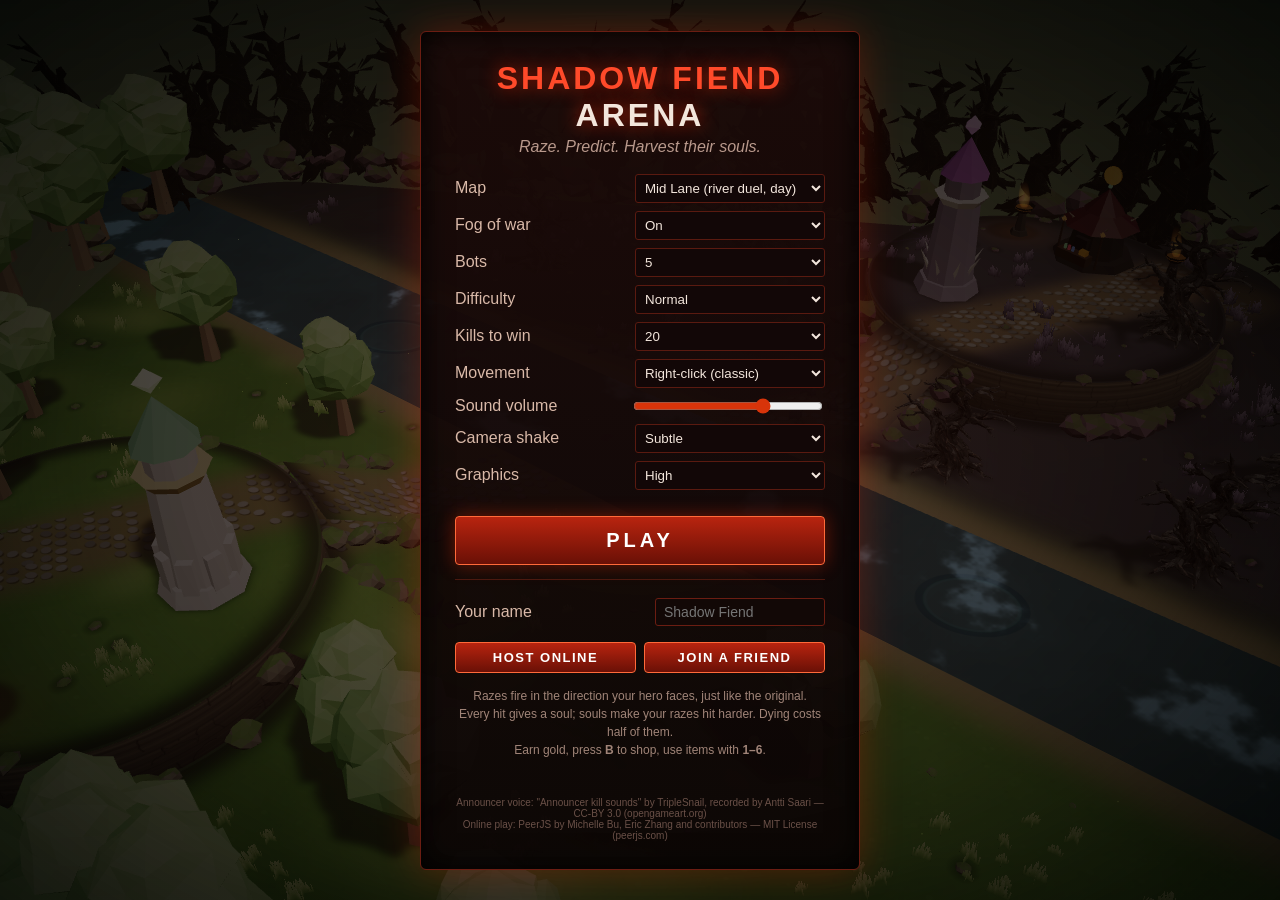
<file: game/index.html>
<!DOCTYPE html>
<html lang="en">
<head>
<meta charset="utf-8">
<title>Shadow Fiend Arena</title>
<meta name="viewport" content="width=device-width, initial-scale=1">
<link rel="stylesheet" href="style.css">
</head>
<body>
<div id="hud" class="hidden">
  <div id="killfeed"></div>
  <div id="scoreboard"></div>
  <div id="announce"></div>
  <div id="sub-announce"></div>
  <canvas id="minimap" width="180" height="180"></canvas>
  <div id="bar">
    <div id="buffs"></div>
    <div id="souls"><span id="soulCount">0</span><small>souls</small></div>
    <div class="slot" data-slot="0"><div class="cd"></div><b>Z</b><i>Near</i><span class="t"></span></div>
    <div class="slot" data-slot="1"><div class="cd"></div><b>X</b><i>Mid</i><span class="t"></span></div>
    <div class="slot" data-slot="2"><div class="cd"></div><b>C</b><i>Far</i><span class="t"></span></div>
    <div class="slot ult" data-slot="3" title="Requiem of Souls: one line of shadow per 2 souls"><div class="cd"></div><b>R</b><i>1 lines</i><span class="t"></span></div>
    <div id="hpWrap"><div id="hpFill"></div><span id="hpText"></span></div>
    <div id="invWrap">
      <div id="gold" title="Gold: kills, assists and 2 per second"><i></i><span id="goldText">0</span><button id="shopBtn" title="Shop (B)">SHOP <b>B</b></button></div>
      <div id="inv"></div>
    </div>
  </div>
  <div id="err"></div>
  <div id="shopHint">You are at the Soul Merchant: press <b>B</b> to trade</div>
  <div id="respawn"></div>
  <div id="help">Right-click: move &nbsp;·&nbsp; Z / X / C: near / mid / far raze (fires the way you face) &nbsp;·&nbsp; R: Requiem of Souls (also fires when you die) &nbsp;·&nbsp; 1–6: items &nbsp;·&nbsp; B: shop &nbsp;·&nbsp; S: stop &nbsp;·&nbsp; M: mute &nbsp;·&nbsp; Wheel: zoom &nbsp;·&nbsp; Esc: menu &nbsp;·&nbsp; Grab runes for Haste, Double Damage or Regeneration</div>
</div>
<div id="vignette"></div>
<div id="flash"></div>
<div id="letterbox"><i></i><i></i></div>
<div id="labels"></div>
<div id="shop" class="hidden">
  <div class="shop-head"><span class="shop-title">SOUL MERCHANT</span><span class="shop-gold"><i></i><span id="shopGold">0</span></span><button id="shopClose" title="Close (B / Esc)">&times;</button></div>
  <div id="shopGrid"></div>
  <div id="shopTip"><p class="tip-empty">Hover an item for details. Click to buy.<br>Right-click an inventory slot to sell for half.</p></div>
</div>
<div id="itemTip" class="hidden"></div>

<div id="menu" class="overlay">
  <div class="panel">
    <h1>SHADOW FIEND <span>ARENA</span></h1>
    <p class="tag">Raze. Predict. Harvest their souls.</p>
    <div class="row"><label>Map</label><select id="optMap"><option value="river" selected>Mid Lane (river duel, day)</option><option value="molten">Scourge Pit (lava)</option><option value="frozen">Frozen Throne (ice)</option><option value="grave">Forsaken Graveyard (night)</option></select></div>
    <div class="row"><label>Fog of war</label><select id="optFog"><option value="on" selected>On</option><option value="off">Off</option></select></div>
    <div class="row"><label>Bots</label><select id="optBots"><option>1</option><option>2</option><option>3</option><option selected>5</option><option>7</option></select></div>
    <div class="row"><label>Difficulty</label><select id="optDiff"><option value="easy">Easy</option><option value="normal" selected>Normal</option><option value="hard">Hard</option></select></div>
    <div class="row"><label>Kills to win</label><select id="optKills"><option>10</option><option selected>20</option><option>30</option></select></div>
    <div class="row"><label>Movement</label><select id="optMove"><option value="mouse" selected>Right-click (classic)</option><option value="wasd">WASD</option></select></div>
    <div class="row"><label>Sound volume</label><input id="optVol" type="range" min="0" max="100" value="70"></div>
    <div class="row"><label>Camera shake</label><select id="optShake"><option value="on" selected>Subtle</option><option value="off">Off</option></select></div>
    <div class="row"><label>Graphics</label><select id="optGfx"><option value="high" selected>High</option><option value="low">Performance</option></select></div>
    <button id="play">PLAY</button>
    <div id="online">
      <div class="row"><label>Your name</label><input id="optName" maxlength="14" placeholder="Shadow Fiend" autocomplete="off"></div>
      <div class="netbtns"><button id="hostBtn" class="small">HOST ONLINE</button><button id="joinBtn" class="small">JOIN A FRIEND</button></div>
      <div id="joinBox" class="hidden"><input id="joinCode" placeholder="Invite code" maxlength="12" autocomplete="off"><button id="joinGo" class="small">JOIN</button></div>
      <div id="lobby" class="hidden">
        <div id="inviteBox" class="hidden">Invite code <b id="inviteCode"></b><button id="copyLink" class="small">Copy invite link</button></div>
        <div id="lobbyList"></div>
        <p id="netState"></p>
        <button id="leaveBtn" class="small ghost">Leave online</button>
      </div>
    </div>
    <p class="keys">Razes fire in the direction your hero faces, just like the original.<br>Every hit gives a soul; souls make your razes hit harder. Dying costs half of them.<br>Earn gold, press <b>B</b> to shop, use items with <b>1–6</b>.</p>
    <p id="loadState"></p>
    <p class="credits">Announcer voice: "Announcer kill sounds" by TripleSnail, recorded by Antti Saari — CC-BY 3.0 (opengameart.org)<br>Online play: PeerJS by Michelle Bu, Eric Zhang and contributors — MIT License (peerjs.com)</p>
  </div>
</div>
<div id="end" class="overlay hidden"><div class="panel end-panel"><h1 id="endTitle"></h1><p id="endSub"></p><div id="endTable"></div><button id="again">PLAY AGAIN</button><p id="endWait" class="hidden">Waiting for the host to start the next match…</p></div></div>

<script src="lib/three.min.js"></script>
<script src="lib/GLTFLoader.js"></script>
<script src="hero-data.js"></script>
<script src="props-data.js"></script>
<script src="announcer-data.js"></script>
<script src="art-data.js"></script>
<script src="items.js"></script>
<script src="audio.js"></script>
<script src="lib/peerjs.min.js"></script>
<script src="game.js"></script>
</body>
</html>
</file>
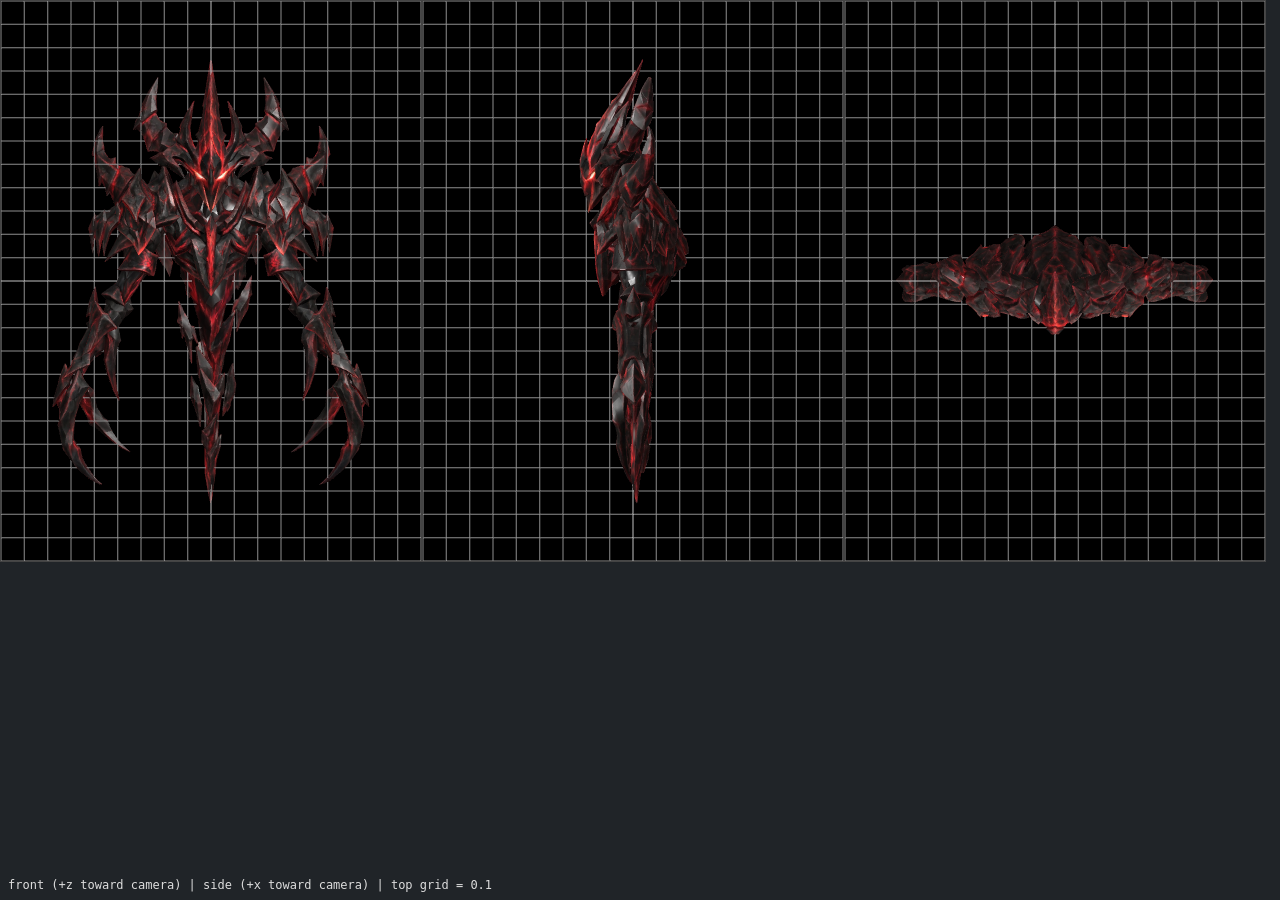
<file: game/dev/viewer.html>
<!DOCTYPE html>
<html><head><meta charset="utf-8"><title>Hero viewer (dev)</title>
<style>html,body{margin:0;background:#202428;color:#ddd;font:12px monospace}#v{display:flex;flex-wrap:wrap}canvas{border:1px solid #444}#info{position:fixed;left:8px;bottom:8px}</style></head>
<body><div id="v"></div><div id="info"></div>
<script src="../lib/three.min.js"></script><script src="../lib/GLTFLoader.js"></script><script src="../hero-data.js"></script>
<script>
// Orthographic front / side / top views of the raw hero mesh (model space), with a 0.1 grid.
const views = [['front (+z toward camera)', [0, 0, 5]], ['side (+x toward camera)', [5, 0, 0]], ['top', [0, 5, 0.0001]]];
const bin = atob(HERO_GLB_B64), buf = new Uint8Array(bin.length); for (let i = 0; i < bin.length; i++) buf[i] = bin.charCodeAt(i);
window.ready = new Promise(res => new THREE.GLTFLoader().parse(buf.buffer, '', g => {
  const mesh = g.scene.getObjectByProperty('isMesh', true); window.heroMesh = mesh;
  window.views = views.map(([label, p]) => {
    const r = new THREE.WebGLRenderer({ antialias: true, preserveDrawingBuffer: true }); r.setSize(420, 560); r.outputEncoding = THREE.sRGBEncoding;
    document.getElementById('v').appendChild(r.domElement);
    const s = new THREE.Scene(); s.add(new THREE.HemisphereLight(0xffffff, 0x444444, 1.2)); const d = new THREE.DirectionalLight(0xffffff, 1); d.position.set(2, 3, 4); s.add(d);
    s.add(mesh.clone());
    const grid = new THREE.GridHelper(2.4, 24, 0x888888, 0x444444); if (p[2] > 1) grid.rotation.x = Math.PI / 2; else if (p[0] > 1) grid.rotation.z = Math.PI / 2; s.add(grid);
    const c = new THREE.OrthographicCamera(-0.9, 0.9, 1.2, -1.2, 0.01, 20); c.position.set(...p); c.lookAt(0, 0, 0); if (p[1] > 1) c.up.set(0, 0, -1), c.lookAt(0, 0, 0);
    r.render(s, c); return { r, s, c, label };
  });
  document.getElementById('info').textContent = views.map(v => v[0]).join(' | ') + '   grid = 0.1';
  res();
}));
</script></body></html>
</file>
<file: game/style.css>
* { box-sizing: border-box; }
html, body { margin: 0; height: 100%; overflow: hidden; background: #050203; font-family: "Trebuchet MS", "Segoe UI", sans-serif; color: #f3e6dc; user-select: none; }
canvas { display: block; }
.hidden { display: none !important; }

.overlay { position: fixed; inset: 0; display: flex; align-items: center; justify-content: center; background: radial-gradient(ellipse at center, rgba(30,4,2,.55), rgba(0,0,0,.85)); z-index: 20; }
.panel { width: 440px; padding: 28px 34px; background: linear-gradient(#1c0b09ee, #0b0505ee); border: 1px solid #6b1d12; box-shadow: 0 0 40px #ff2a0040, inset 0 0 30px #000; border-radius: 6px; text-align: center; }
h1 { margin: 0 0 4px; font-size: 32px; letter-spacing: 3px; color: #ff4a2a; text-shadow: 0 0 18px #ff2a00a0; }
h1 span { color: #f3e6dc; }
.tag { margin: 0 0 18px; color: #b9998c; font-style: italic; }
.row { display: flex; justify-content: space-between; align-items: center; margin: 8px 0; }
.row label { color: #d9b9a8; }
select { width: 190px; background: #120707; color: #f3e6dc; border: 1px solid #5a1a10; padding: 5px; border-radius: 3px; }
button { margin-top: 18px; width: 100%; padding: 12px; font-size: 20px; letter-spacing: 4px; font-weight: bold; color: #fff; background: linear-gradient(#b8240f, #6a1006); border: 1px solid #ff6a3a; border-radius: 4px; cursor: pointer; box-shadow: 0 0 18px #ff2a0060; }
button:hover { filter: brightness(1.2); }
.keys { font-size: 12px; color: #a08478; margin-top: 14px; line-height: 1.5; }
#loadState { font-size: 12px; color: #ff8a5a; min-height: 14px; }

#hud { position: fixed; inset: 0; pointer-events: none; z-index: 5; }
#killfeed { position: absolute; top: 12px; left: 12px; width: 380px; font-size: 14px; }
#killfeed div { background: #000a; padding: 4px 8px; margin-bottom: 4px; border-left: 3px solid #ff3b2f; border-radius: 2px; animation: fadein .2s; }
#scoreboard { position: absolute; top: 12px; right: 12px; min-width: 210px; background: #000a; border: 1px solid #4a140c; border-radius: 4px; padding: 6px 10px; font-size: 13px; }
#scoreboard .r { display: flex; justify-content: space-between; gap: 12px; padding: 2px 0; }
#scoreboard .me { font-weight: bold; }
#scoreboard .h { color: #a08478; font-size: 11px; border-bottom: 1px solid #4a140c; margin-bottom: 3px; }
#announce { position: absolute; top: 18%; width: 100%; text-align: center; font-size: 46px; font-weight: bold; letter-spacing: 2px; color: #ff5a2a; text-shadow: 0 0 20px #ff2000, 0 3px 0 #000; opacity: 0; transition: opacity .25s; }
#sub-announce { position: absolute; top: calc(18% + 58px); width: 100%; text-align: center; font-size: 18px; color: #f3e6dc; text-shadow: 0 2px 4px #000; opacity: 0; transition: opacity .25s; }
#minimap { position: absolute; left: 12px; bottom: 12px; background: #000b; border: 1px solid #4a140c; border-radius: 50%; }
#bar { position: absolute; bottom: 16px; left: 50%; transform: translateX(-50%); display: flex; align-items: flex-end; gap: 10px; }
.slot { position: relative; width: 66px; height: 66px; border: 2px solid #8a2a14; border-radius: 6px; overflow: hidden; background: radial-gradient(circle at 50% 70%, #ff5a1a, #5a0c04 60%, #160404); box-shadow: 0 0 12px #ff2a0050; }
.slot b { position: absolute; top: 3px; left: 6px; font-size: 16px; text-shadow: 0 1px 2px #000; z-index: 2; }
.slot i { position: absolute; bottom: 3px; width: 100%; text-align: center; font-size: 11px; font-style: normal; color: #ffd8c0; text-shadow: 0 1px 2px #000; z-index: 2; }
.slot .cd { position: absolute; left: 0; right: 0; bottom: 0; height: 0; background: #000c; z-index: 1; }
.slot .t { position: absolute; inset: 0; display: flex; align-items: center; justify-content: center; font-size: 22px; font-weight: bold; z-index: 3; text-shadow: 0 0 4px #000; }
#souls { width: 72px; height: 66px; border: 2px solid #5a1a10; border-radius: 6px; background: #0a0303d0; display: flex; flex-direction: column; align-items: center; justify-content: center; }
#souls span { font-size: 28px; font-weight: bold; color: #ff6a3a; text-shadow: 0 0 10px #ff2a00; }
#souls small { font-size: 11px; color: #b9998c; }
#hpWrap { position: relative; width: 220px; height: 22px; background: #1a0605; border: 2px solid #5a1a10; border-radius: 4px; overflow: hidden; align-self: center; }
#hpFill { height: 100%; width: 100%; background: linear-gradient(#4adf4a, #1d8a1d); transition: width .1s; }
#hpText { position: absolute; inset: 0; text-align: center; font-size: 13px; line-height: 18px; text-shadow: 0 1px 2px #000; }
#respawn { position: absolute; top: 45%; width: 100%; text-align: center; font-size: 28px; color: #ff8a6a; text-shadow: 0 2px 6px #000; }
#help { position: absolute; bottom: 140px; width: 100%; text-align: center; font-size: 12px; color: #a08478cc; text-shadow: 0 1px 2px #000; }

#labels { position: fixed; inset: 0; pointer-events: none; z-index: 4; }
.ulabel { position: absolute; transform: translate(-50%, -100%); text-align: center; font-size: 12px; text-shadow: 0 1px 2px #000, 0 0 3px #000; white-space: nowrap; }
.ulabel .hb { width: 64px; height: 6px; margin: 2px auto 0; background: #000c; border: 1px solid #000; }
.ulabel .hb div { height: 100%; background: #4adf4a; }
.dmg { position: absolute; transform: translate(-50%, -50%); font-weight: bold; font-size: 18px; color: #ffb04a; text-shadow: 0 0 6px #ff2000, 0 2px 0 #000; animation: dmgpop .28s ease-out; }
.dmg.big { font-size: 27px; text-shadow: 0 0 10px #ff2000, 0 0 2px #fff, 0 3px 0 #000; }
@keyframes dmgpop { 0% { transform: translate(-50%, -50%) scale(1.9); } 60% { transform: translate(-50%, -50%) scale(.92); } 100% { transform: translate(-50%, -50%) scale(1); } }
#endTable .r { display: flex; justify-content: space-between; padding: 4px 6px; border-bottom: 1px solid #3a100a; }
@keyframes fadein { from { opacity: 0; transform: translateX(-10px); } }

input[type=range] { width: 190px; accent-color: #d8340a; }
#buffs { position: absolute; bottom: 76px; left: 0; display: flex; gap: 6px; white-space: nowrap; }
#buffs span { font-size: 12px; font-weight: bold; padding: 3px 7px; background: #000c; border: 1px solid; border-radius: 3px; }
#bar { position: absolute; }
.credits { font-size: 10px; color: #6a5048; margin: 8px 0 0; }

/* ---------------------------------------------------------------- gold, inventory, shop (stage 3) */
#invWrap { display: flex; flex-direction: column; gap: 4px; align-self: flex-end; }
#gold { display: flex; align-items: center; gap: 6px; height: 22px; padding: 0 6px; background: #0a0606d8; border: 1px solid #5a4210; border-radius: 3px; font-weight: bold; color: #ffd75a; text-shadow: 0 1px 2px #000; pointer-events: auto; }
#gold i, .shop-gold i, .cost i { display: inline-block; width: 12px; height: 12px; border-radius: 50%; background: radial-gradient(circle at 35% 35%, #fff2b0, #e2a92a 55%, #7a4d0c); box-shadow: 0 0 4px #ffb02a80; }
#goldText { min-width: 44px; }
#shopBtn { margin: 0 0 0 auto; width: auto; padding: 1px 7px; font-size: 11px; letter-spacing: 1px; background: linear-gradient(#5a3a0a, #2a1a04); border: 1px solid #b8862a; box-shadow: none; color: #ffe2a0; }
#shopBtn b { color: #fff; }
#inv { display: grid; grid-template-columns: repeat(3, 44px); grid-gap: 3px; }
.islot { position: relative; width: 44px; height: 44px; background: #0b0707e0; border: 1px solid #3a2a18; border-radius: 3px; overflow: hidden; pointer-events: auto; cursor: pointer; }
.islot img { width: 100%; height: 100%; display: block; }
.islot .k { position: absolute; left: 2px; top: 0; font-size: 11px; font-weight: bold; color: #fff; text-shadow: 0 0 3px #000, 0 1px 1px #000; z-index: 3; }
.islot .n { position: absolute; right: 2px; bottom: 0; font-size: 11px; font-weight: bold; color: #fff; text-shadow: 0 0 3px #000; z-index: 3; }
.islot .cd { position: absolute; left: 0; right: 0; bottom: 0; height: 0; background: #000b; z-index: 2; }
.islot .t { position: absolute; inset: 0; display: flex; align-items: center; justify-content: center; font-size: 15px; font-weight: bold; z-index: 3; text-shadow: 0 0 4px #000; }
.islot.passive { border-color: #4a3a22; }
.islot.active-ready { border-color: #c8962a; box-shadow: 0 0 6px #ffb02a60 inset; }
.islot.empty { background: #0b0707a0; cursor: default; }
#err { position: absolute; bottom: 188px; width: 100%; text-align: center; font-size: 15px; font-weight: bold; color: #ff5a4a; text-shadow: 0 2px 3px #000; opacity: 0; transition: opacity .3s; }
#shopHint { position: absolute; bottom: 164px; width: 100%; text-align: center; font-size: 13px; color: #ffd75a; text-shadow: 0 2px 3px #000; opacity: 0; transition: opacity .3s; }
#shopHint b { color: #fff; }
#shop { position: fixed; right: 14px; bottom: 120px; width: 300px; z-index: 8; background: linear-gradient(#1e140c, #0d0805); border: 2px solid #6a4a1a; border-radius: 6px; box-shadow: 0 0 0 1px #000, 0 8px 30px #000c, inset 0 0 24px #0008; user-select: none; }
.shop-head { display: flex; align-items: center; gap: 8px; padding: 7px 10px; border-bottom: 1px solid #4a3212; background: linear-gradient(#3a260c, #1a1006); }
.shop-title { font-weight: bold; letter-spacing: 2px; color: #ffcf6a; text-shadow: 0 0 8px #ff9a2a60; }
.shop-gold { margin-left: auto; font-weight: bold; color: #ffd75a; display: flex; align-items: center; gap: 5px; }
#shopClose { margin: 0; width: 24px; height: 24px; padding: 0; font-size: 18px; line-height: 20px; letter-spacing: 0; background: #2a1a0a; border: 1px solid #6a4a1a; box-shadow: none; }
#shopGrid { display: grid; grid-template-columns: repeat(4, 64px); grid-gap: 6px; padding: 10px; justify-content: center; }
.sitem { position: relative; width: 64px; cursor: pointer; text-align: center; }
.sitem img { width: 64px; height: 64px; display: block; border: 1px solid #000; border-radius: 3px; transition: transform .08s, filter .15s; }
.sitem:hover img { transform: translateY(-1px); box-shadow: 0 0 10px #ffb02a80; }
.sitem .cost { display: flex; align-items: center; justify-content: center; gap: 3px; font-size: 12px; font-weight: bold; color: #ffd75a; margin-top: 2px; }
.sitem .cost i { width: 9px; height: 9px; }
.sitem.poor img { filter: grayscale(.85) brightness(.55); }
.sitem.poor .cost { color: #a07a6a; }
.sitem.owned::after { content: '\2714'; position: absolute; right: 2px; top: 2px; font-size: 12px; color: #7aff8a; text-shadow: 0 0 3px #000; }
#shopTip { min-height: 118px; padding: 9px 12px 11px; border-top: 1px solid #4a3212; font-size: 12px; line-height: 1.45; color: #e8d8c8; }
#shopTip h3, #itemTip h3 { margin: 0 0 2px; font-size: 15px; color: #ffcf6a; }
#shopTip .classic, #itemTip .classic { font-size: 11px; color: #9a8472; font-style: italic; }
#shopTip ul, #itemTip ul { margin: 5px 0; padding-left: 16px; color: #9ae8a8; }
#shopTip .desc, #itemTip .desc { color: #d8c8b8; }
.tip-empty { margin: 18px 0 0; color: #9a8472; text-align: center; }
#itemTip { position: fixed; z-index: 9; width: 250px; padding: 8px 11px; background: #120c08f2; border: 1px solid #6a4a1a; border-radius: 4px; font-size: 12px; line-height: 1.45; color: #e8d8c8; pointer-events: none; box-shadow: 0 6px 20px #000a; }
#shop.far #shopGrid { opacity: .55; }
#shop.far .shop-head::after { content: 'Walk up to a Soul Merchant to buy'; position: absolute; left: 0; right: 0; top: 44px; padding: 4px; text-align: center; font-size: 12px; font-weight: bold; color: #ffcf6a; background: #2a0a04e8; border-bottom: 1px solid #6a2a10; z-index: 2; }
#shop { position: fixed; }
.shop-head { position: relative; }

/* ---------------------------------------------------------------- game feel (stage 4) */
#vignette { position: fixed; inset: 0; pointer-events: none; z-index: 3; background: radial-gradient(ellipse at center, transparent 58%, rgba(0,0,0,.42) 125%); }
#flash { position: fixed; inset: 0; pointer-events: none; z-index: 6; opacity: 0; --c: #f00; background: radial-gradient(ellipse at center, transparent 45%, var(--c) 130%); }
canvas.dead { filter: grayscale(.85) brightness(.7) contrast(1.05); transition: filter .6s; }
canvas { transition: filter .4s; }
#letterbox i { position: fixed; left: 0; right: 0; height: 0; background: #000; z-index: 7; transition: height .5s ease; pointer-events: none; }
#letterbox i:first-child { top: 0; } #letterbox i:last-child { bottom: 0; }
#letterbox.on i { height: 11vh; }
.slot.ult { border-color: #b01a0a; background: radial-gradient(circle at 50% 65%, #ff2a10, #4a0004 58%, #0a0002); box-shadow: 0 0 16px #ff1a0070; }
.slot.ult.locked { filter: grayscale(.7) brightness(.6); }

/* ---------------------------------------------------------------- end screen */
.end-panel { width: min(860px, 94vw); }
#endTitle.win { color: #ffcf4a; text-shadow: 0 0 22px #ff9a2a; } #endTitle.loss { color: #c8c0c0; text-shadow: 0 0 18px #600; }
#endSub { margin: 0 0 14px; color: #a08478; }
#endTable table { width: 100%; border-collapse: collapse; font-size: 13px; }
#endTable th { color: #a08478; font-weight: normal; text-align: right; padding: 4px 6px; border-bottom: 1px solid #4a140c; }
#endTable th:first-child, #endTable td:first-child { text-align: left; }
#endTable td { text-align: right; padding: 5px 6px; border-bottom: 1px solid #2a0c08; white-space: nowrap; }
#endTable tr.me td { background: #3a120a80; font-weight: bold; }
#endTable .sw { display: inline-block; width: 10px; height: 10px; border-radius: 2px; margin-right: 6px; vertical-align: -1px; }
#endTable em { margin-left: 6px; padding: 1px 5px; font-size: 10px; font-style: normal; color: #1a0c00; background: linear-gradient(#ffe08a, #c8902a); border-radius: 2px; }
#endTable .it img { width: 22px; height: 22px; margin-left: 2px; border: 1px solid #000; vertical-align: middle; }

/* online lobby */
#online { margin-top: 14px; padding-top: 10px; border-top: 1px solid #4a1a10; }
#online input, #joinCode { background: #120806; color: #f0d8c8; border: 1px solid #6b1d12; border-radius: 3px; padding: 5px 8px; font-size: 14px; width: 170px; }
.netbtns { display: flex; gap: 8px; }
button.small { margin-top: 8px; padding: 7px 10px; font-size: 13px; letter-spacing: 1.5px; box-shadow: none; }
button.ghost { background: transparent; border-color: #6b1d12; color: #c9a898; }
#joinBox { display: flex; gap: 8px; align-items: center; margin-top: 8px; }
#joinBox.hidden, #lobby.hidden, #inviteBox.hidden, #endWait.hidden, #again.hidden { display: none; }
#joinBox input { flex: 1; text-transform: uppercase; letter-spacing: 3px; }
#joinBox button { width: 90px; margin-top: 0; }
#lobby { margin-top: 10px; text-align: left; }
#inviteBox { display: flex; align-items: center; gap: 10px; color: #d9b9a8; }
#inviteBox b { font-size: 22px; letter-spacing: 4px; color: #ffd27a; }
#inviteBox button { width: auto; margin: 0 0 0 auto; }
#lobbyList { margin: 8px 0 2px; font-size: 14px; }
#lobbyList div { padding: 2px 0; }
#lobbyList .sw { display: inline-block; width: 10px; height: 10px; border-radius: 2px; margin-right: 8px; }
#netState { font-size: 12px; color: #c9a898; min-height: 1em; margin: 6px 0 0; }
#endWait { color: #c9a898; margin-top: 14px; }
select:disabled { opacity: .5; }

/* inventory drag and the DotA-style aiming cursor */
#invGhost { position: fixed; width: 44px; height: 44px; pointer-events: none; z-index: 50; opacity: 0.85; border: 1px solid #c8962a; border-radius: 3px; }
.islot.dragging img { opacity: 0.3; }
.islot.drop { border-color: #ffd04a; box-shadow: 0 0 8px #ffd04a90 inset; }
body.aiming canvas { cursor: crosshair; }
</file>
